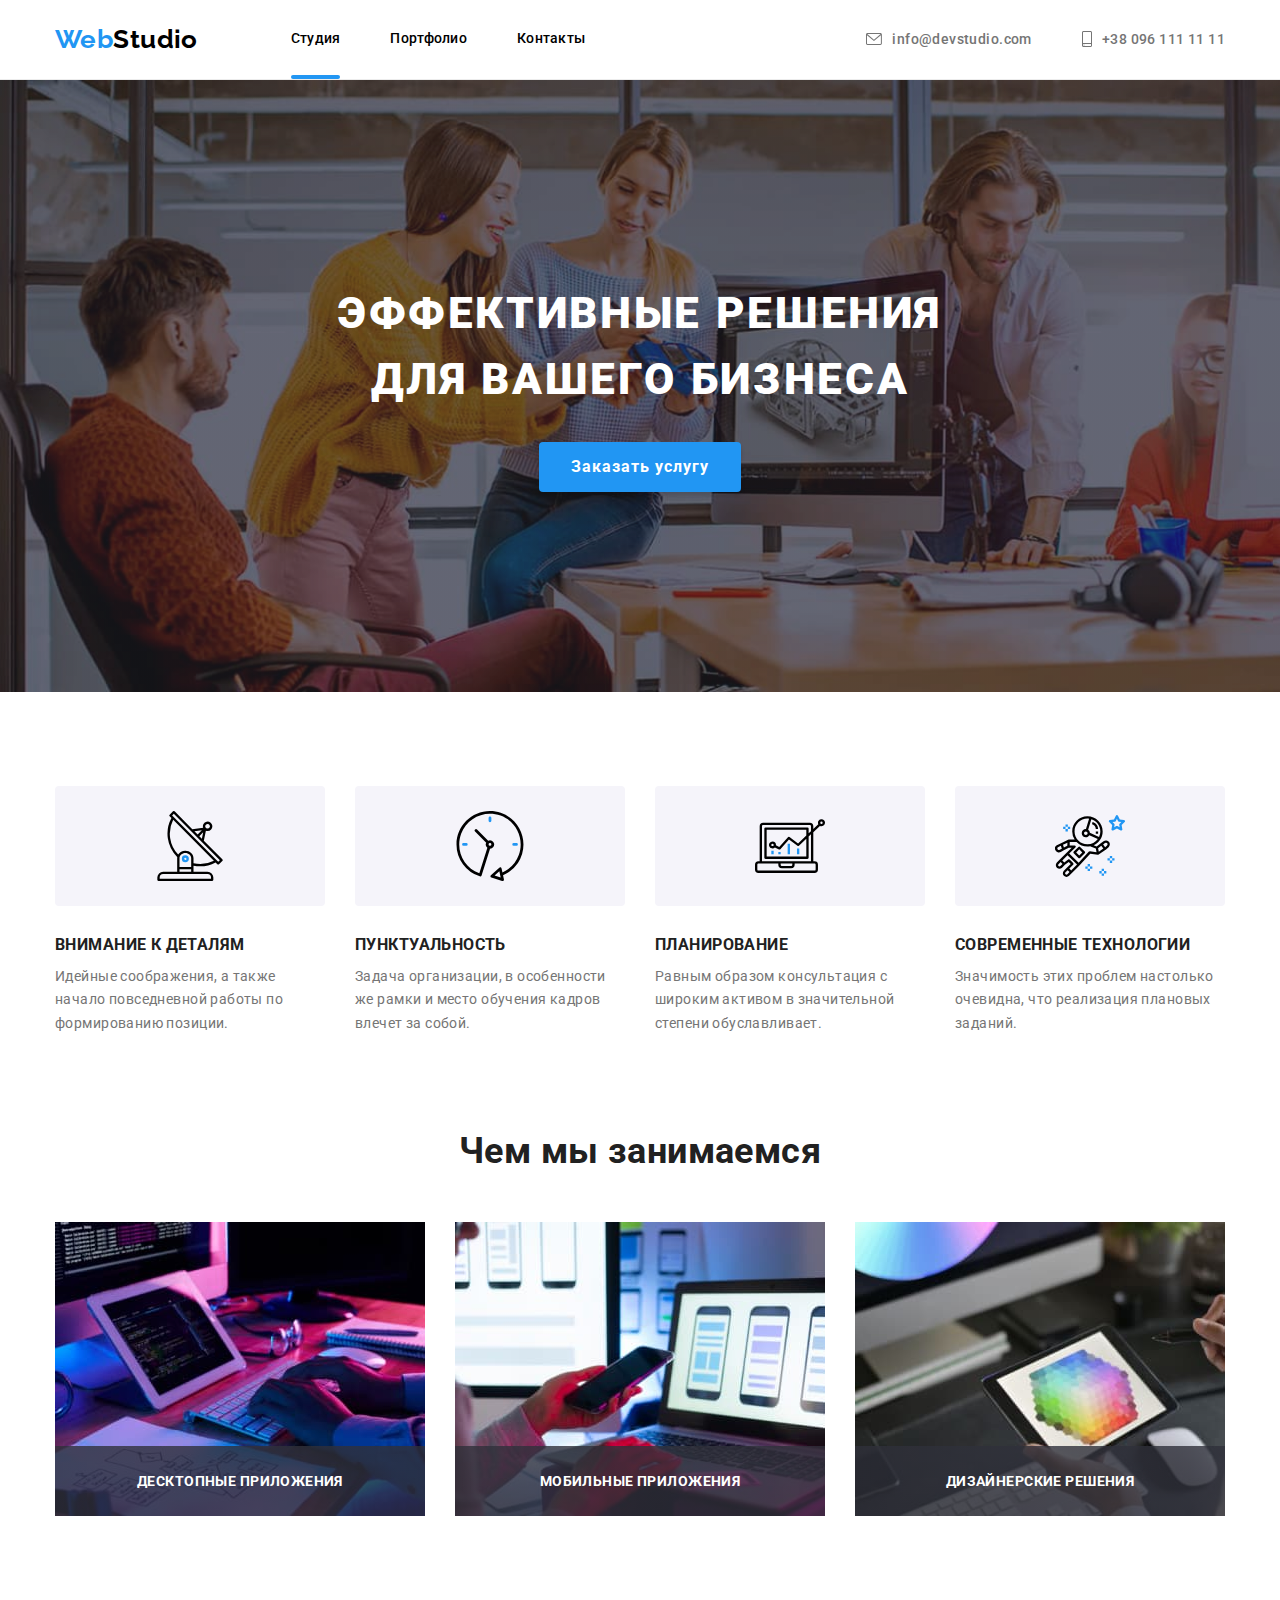
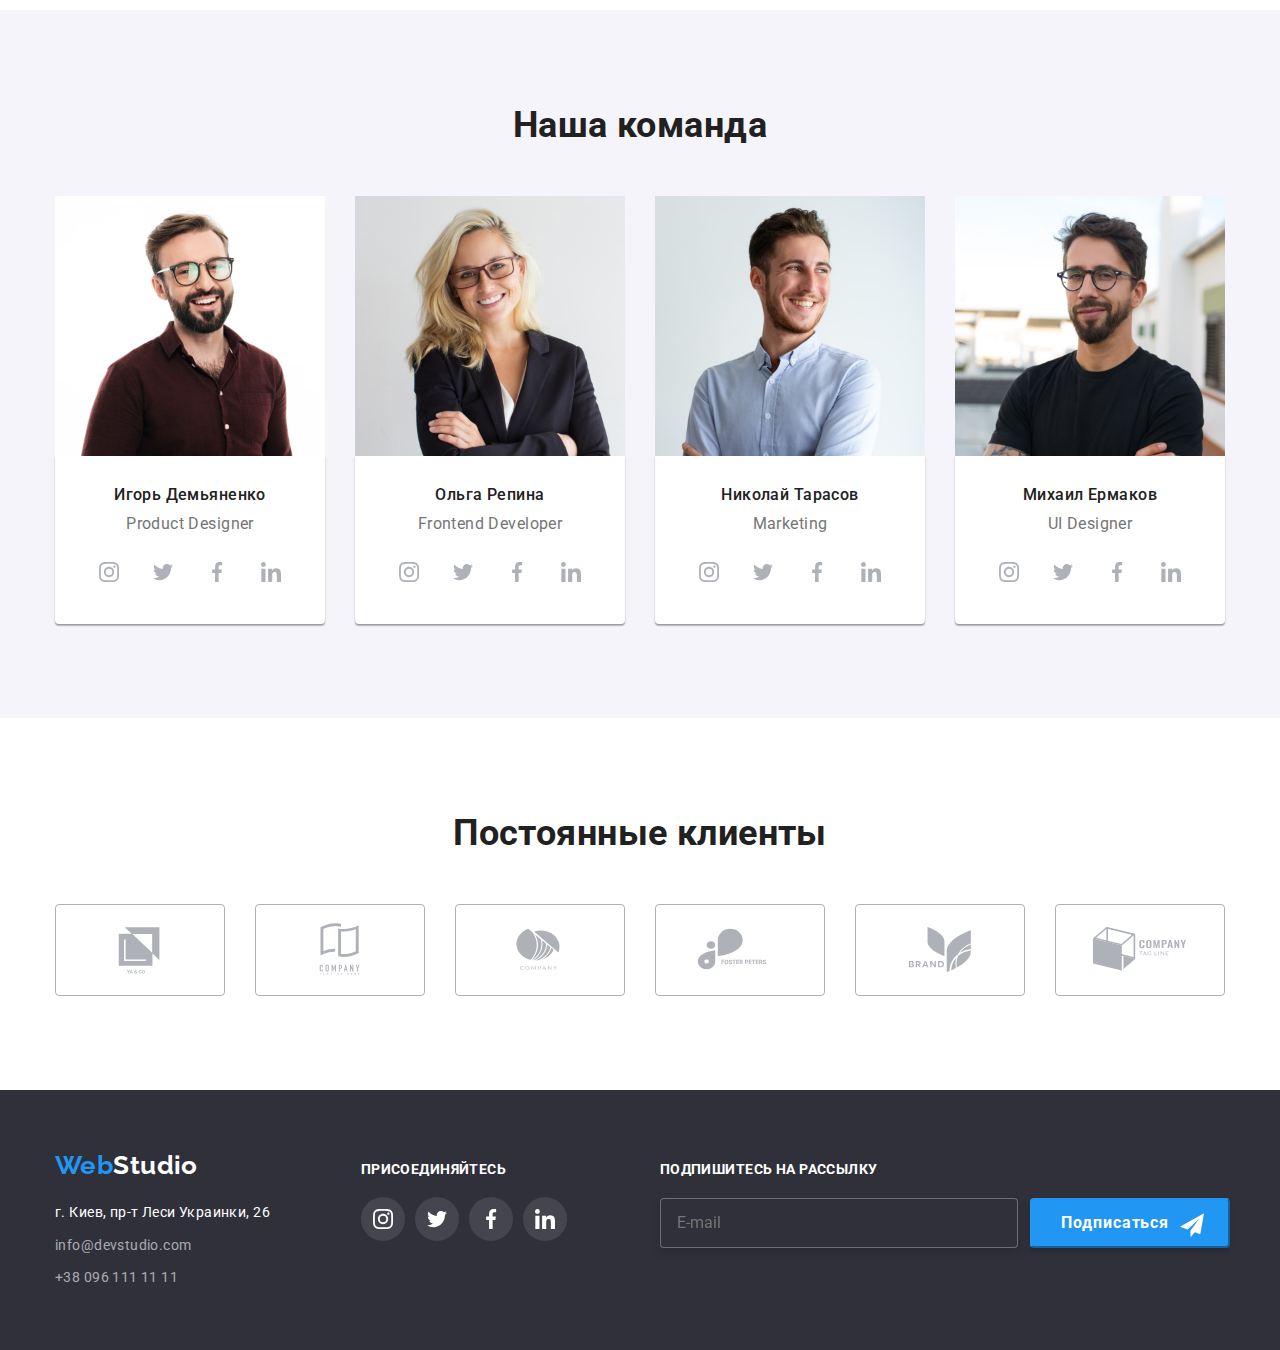
<file: index.html>
<!DOCTYPE html>
<html lang="ru">
  <head>
    <meta http-equiv="X-UA-Compatible" content="IE=Edge" />
    <meta charset="UTF-8" />
    <meta name="viewport" content="width=device-width, initial-scale=1.0" />
    <title class="main-title">WebStudio</title>
    <link rel="preconnect" href="https://fonts.googleapis.com" />
    <link rel="preconnect" href="https://fonts.gstatic.com" crossorigin />
    <link
      href="https://fonts.googleapis.com/css2?family=Raleway:wght@700&family=Roboto:wght@400;500;700;900&display=swap"
      rel="stylesheet"
    />
    <link
      rel="stylesheet"
      href="https://cdn.jsdelivr.net/npm/modern-normalize@1.1.0/modern-normalize.min.css"
    />
    <link rel="stylesheet" href="./css/main.min.css" />
  </head>

  <body>
    <!--  header -->
    <header class="page-header">
      <div class="container page-header-container">
        <nav class="page-nav">
          <a class="link logo" lang="en" href="/index.html"
            ><span class="logo__label">Web</span>Studio</a
          >
          <ul class="menu list">
            <li class="menu__item">
              <a class="link menu__link current" href="index.html">Студия</a>
            </li>
            <li class="menu__item">
              <a class="link menu__link" href="portfolio.html">Портфолио</a>
            </li>
            <li class="menu__item">
              <a class="link menu__link" href="#contact">Контакты</a>
            </li>
          </ul>
        </nav>
        <ul class="list header-list-contact">
          <li class="email-contact header-list-item">
            <a lang="en" class="link menu-email" href="mailto:info@devstudio.com">
              <svg class="icon-header-email" width="16" height="12">
                <use href="./images/sprit.svg#icon-envelope-hover"></use>
              </svg>
              info@devstudio.com</a
            >
          </li>
          <li class="phone-contact header-list-item">
            <a class="link menu-phone" href="tel:+380961111111">
              <svg class="icon-header-phone" width="10" height="16">
                <use href="./images/sprit.svg#icon-smartphone"></use>
              </svg>
              +38 096 111 11 11</a
            >
          </li>
        </ul>
      </div>
    </header>
    <!-- /header -->
    <!-- hero -->
    <main>
      <section class="hero">
        <div class="hero__menu container">
          <h1 class="hero__title">Эффективные решения для вашего бизнеса</h1>
          <button class="hero__btn" type="button" data-modal-open>Заказать услугу</button>
        </div>
      </section>
      <section class="section-item about-section">
        <div class="about-section-container container">
          <h2 hidden class="section-description">наши особенности</h2>
          <ul class="list about-list">
            <li class="list-item about-list-item">
              <div class="icon-about-list">
                <svg class="icon-about-antenna icon-about-item" width="70" height="70">
                  <use href="./images/sprit.svg#icon-antenna-1"></use>
                </svg>
              </div>
              <h3 class="list-subtitle">Внимание к деталям</h3>
              <p class="list-description">
                Идейные соображения, а также начало повседневной работы по формированию позиции.
              </p>
            </li>
            <li class="list-item about-list-item">
              <div class="icon-about-list">
                <svg class="icon-about-clock icon-about-item" width="70" height="70">
                  <use href="./images/sprit.svg#icon-clock-1"></use>
                </svg>
              </div>
              <h3 class="list-subtitle">Пунктуальность</h3>
              <p class="list-description">
                Задача организации, в особенности же рамки и место обучения кадров влечет за собой.
              </p>
            </li>
            <li class="list-item about-list-item">
              <div class="icon-about-list">
                <svg class="icon-about-diagram icon-about-item" width="70" height="70">
                  <use href="./images/sprit.svg#icon-diagram-1"></use>
                </svg>
              </div>
              <h3 class="list-subtitle">Планирование</h3>
              <p class="list-description">
                Равным образом консультация с широким активом в значительной степени обуславливает.
              </p>
            </li>
            <li class="list-item about-list-item">
              <div class="icon-about-list">
                <svg class="icon-about-astronaut icon-about-item" width="70" height="70">
                  <use href="./images/sprit.svg#icon-astronaut-1"></use>
                </svg>
              </div>
              <h3 class="list-subtitle">Современные технологии</h3>
              <p class="list-description">
                Значимость этих проблем настолько очевидна, что реализация плановых заданий.
              </p>
            </li>
          </ul>
        </div>
      </section>
      <section class="section-item we-do-section">
        <div class="we-do-menu container">
          <h2 class="section-subtitle we-do-substitle">Чем мы занимаемся</h2>
          <ul class="list we-do-list">
            <li class="we-do-item">
              <img
                src="./images/activities/job1.jpg"
                alt="Десктопные приложения"
                width="370"
                height="294"
              />
              <div class="box-absolute">
                <p class="text-h2">Десктопные приложения</p>
              </div>
            </li>
            <li class="we-do-item">
              <img
                src="./images/activities/job2.jpg"
                alt="Мобильные приложения"
                width="370"
                height="294"
              />
              <div class="box-absolute">
                <p class="text-h2">Мобильные приложения</p>
              </div>
            </li>
            <li class="we-do-item">
              <img
                src="./images/activities/job3.jpg"
                alt="Дизайнерские решения"
                width="370"
                height="294"
              />
              <div class="box-absolute">
                <p class="text-h2">Дизайнерские решения</p>
              </div>
            </li>
          </ul>
        </div>
      </section>
      <section class="section-item team-section">
        <div class="team-section-container container">
          <h2 class="section-subtitle team-subtitle">Наша команда</h2>
          <ul class="list team-list">
            <li class="team-item">
              <img
                class="team-img"
                src="./images/team/igor_demyanenko.jpg"
                alt="Игорь Демьяненко"
                width="270"
                height="260"
              />
              <div class="team-description">
                <h3 class="worker-name first-worker-name">Игорь Демьяненко</h3>
                <p class="job-name first-job-name" lang="en">Product Designer</p>
                <ul class="social-menu-list list">
                  <li class="social-menu-item">
                    <a href="https://www.instagram.com/" class="social-menu-link">
                      <svg class="social-menu-icon" width="20" height="20">
                        <use href="./images/sprit.svg#icon-instagram"></use>
                      </svg>
                    </a>
                  </li>
                  <li class="social-menu-item">
                    <a href="https://twitter.com/" class="social-menu-link">
                      <svg class="social-menu-icon" width="20" height="20">
                        <use href="./images/sprit.svg#icon-twitter"></use>
                      </svg>
                    </a>
                  </li>
                  <li class="social-menu-item">
                    <a href="https://facebook.com/" class="social-menu-link">
                      <svg class="social-menu-icon" width="20" height="20">
                        <use href="./images/sprit.svg#icon-facebook"></use>
                      </svg>
                    </a>
                  </li>
                  <li class="social-menu-item">
                    <a href="https://www.linkedin.com/" class="social-menu-link">
                      <svg class="social-menu-icon" width="20" height="20">
                        <use href="./images/sprit.svg#icon-linkedin"></use>
                      </svg>
                    </a>
                  </li>
                </ul>
              </div>
            </li>
            <li class="team-item">
              <img
                class="team-img"
                src="./images/team/olga_repina.jpg"
                alt="Ольга Репина"
                width="270"
                height="260"
              />
              <div class="team-description">
                <h3 class="worker-name second-worker-name">Ольга Репина</h3>
                <p class="job-name second-job-name" lang="en">Frontend Developer</p>
                <ul class="social-menu-list list">
                  <li class="social-menu-item">
                    <a href="https://www.instagram.com/" class="social-menu-link">
                      <svg class="social-menu-icon" width="20" height="20">
                        <use href="./images/sprit.svg#icon-instagram"></use>
                      </svg>
                    </a>
                  </li>
                  <li class="social-menu-item">
                    <a href="https://twitter.com/" class="social-menu-link">
                      <svg class="social-menu-icon" width="20" height="20">
                        <use href="./images/sprit.svg#icon-twitter"></use>
                      </svg>
                    </a>
                  </li>
                  <li class="social-menu-item">
                    <a href="https://facebook.com/" class="social-menu-link">
                      <svg class="social-menu-icon" width="20" height="20">
                        <use href="./images/sprit.svg#icon-facebook"></use>
                      </svg>
                    </a>
                  </li>
                  <li class="social-menu-item">
                    <a href="https://www.linkedin.com/" class="social-menu-link">
                      <svg class="social-menu-icon" width="20" height="20">
                        <use href="./images/sprit.svg#icon-linkedin"></use>
                      </svg>
                    </a>
                  </li>
                </ul>
              </div>
            </li>
            <li class="team-item">
              <img
                class="team-img"
                src="./images/team/nikolai_tarasov.jpg"
                alt="Николай Тарасов"
                width="270"
                height="260"
              />
              <div class="team-description">
                <h3 class="worker-name third-worker-name">Николай Тарасов</h3>
                <p class="job-name third-job-name" lang="en">Marketing</p>
                <ul class="social-menu-list list">
                  <li class="social-menu-item">
                    <a href="https://www.instagram.com/" class="social-menu-link">
                      <svg class="social-menu-icon" width="20" height="20">
                        <use href="./images/sprit.svg#icon-instagram"></use>
                      </svg>
                    </a>
                  </li>
                  <li class="social-menu-item">
                    <a href="https://twitter.com/" class="social-menu-link">
                      <svg class="social-menu-icon" width="20" height="20">
                        <use href="./images/sprit.svg#icon-twitter"></use>
                      </svg>
                    </a>
                  </li>
                  <li class="social-menu-item">
                    <a href="https://facebook.com/" class="social-menu-link">
                      <svg class="social-menu-icon" width="20" height="20">
                        <use href="./images/sprit.svg#icon-facebook"></use>
                      </svg>
                    </a>
                  </li>
                  <li class="social-menu-item">
                    <a href="https://www.linkedin.com/" class="social-menu-link">
                      <svg class="social-menu-icon" width="20" height="20">
                        <use href="./images/sprit.svg#icon-linkedin"></use>
                      </svg>
                    </a>
                  </li>
                </ul>
              </div>
            </li>
            <li class="team-item">
              <img
                class="team-img"
                src="./images/team/michail_ermakov.jpg"
                alt="Михаил Ермаков"
                width="270"
                height="260"
              />
              <div class="team-description">
                <h3 class="worker-name fourth-worker-name">Михаил Ермаков</h3>
                <p class="job-name fourth-job-name" lang="en">UI Designer</p>
                <ul class="social-menu-list list">
                  <li class="social-menu-item">
                    <a href="https://www.instagram.com/" class="social-menu-link">
                      <svg class="social-menu-icon" width="20" height="20">
                        <use href="./images/sprit.svg#icon-instagram"></use>
                      </svg>
                    </a>
                  </li>
                  <li class="social-menu-item">
                    <a href="https://twitter.com/" class="social-menu-link">
                      <svg class="social-menu-icon" width="20" height="20">
                        <use href="./images/sprit.svg#icon-twitter"></use>
                      </svg>
                    </a>
                  </li>
                  <li class="social-menu-item">
                    <a href="https://facebook.com/" class="social-menu-link">
                      <svg class="social-menu-icon" width="20" height="20">
                        <use href="./images/sprit.svg#icon-facebook"></use>
                      </svg>
                    </a>
                  </li>
                  <li class="social-menu-item">
                    <a href="https://www.linkedin.com/" class="social-menu-link">
                      <svg class="social-menu-icon" width="20" height="20">
                        <use href="./images/sprit.svg#icon-linkedin"></use>
                      </svg>
                    </a>
                  </li>
                </ul>
              </div>
            </li>
          </ul>
        </div>
      </section>
      <section class="section-item clients-list-section">
        <div class="client-section-container container">
          <h2 class="section-subtitle clients-subtitle">Постоянные клиенты</h2>
          <ul class="clients-menu list">
            <li class="clients-menu-item">
              <a href="" class="link-company-site"
                ><svg class="clients-menu-icon" width="106" height="60">
                  <use href="./images/sprit.svg#icon-company-1"></use>
                </svg>
              </a>
            </li>
            <li class="clients-menu-item">
              <a href="" class="link-company-site">
                <svg class="clients-menu-icon" width="106" height="60">
                  <use href="./images/sprit.svg#icon-company-2"></use>
                </svg>
              </a>
            </li>
            <li class="clients-menu-item">
              <a href="" class="link-company-site">
                <svg class="clients-menu-icon" width="106" height="60">
                  <use href="./images/sprit.svg#icon-company-3"></use>
                </svg>
              </a>
            </li>
            <li class="clients-menu-item">
              <a href="" class="link-company-site">
                <svg class="clients-menu-icon" width="106" height="60">
                  <use href="./images/sprit.svg#icon-company-4"></use>
                </svg>
              </a>
            </li>
            <li class="clients-menu-item">
              <a href="" class="link-company-site">
                <svg class="clients-menu-icon" width="106" height="60">
                  <use href="./images/sprit.svg#icon-company-5"></use>
                </svg>
              </a>
            </li>
            <li class="clients-menu-item">
              <a href="" class="link-company-site">
                <svg class="clients-menu-icon" width="106" height="60">
                  <use href="./images/sprit.svg#icon-company-6"></use>
                </svg>
              </a>
            </li>
          </ul>
        </div>
      </section>
    </main>
    <!-- /hero -->
    <!-- footer -->
    <footer class="page-footer">
      <div class="container footer-container">
        <div class="content-footer">
          <a class="link logo footer-logo" lang="en" href="/index.html"
            ><span class="logo__label">Web</span><span class="lastsub-logo">Studio</span></a
          >
          <address class="address-main">
            <ul class="list address-list">
              <li class="address-item">
                <a
                  class="link address-map"
                  href="https://goo.gl/maps/YHyirpQz4yApYQfTA"
                  target="_blank"
                  rel="noopener noreferrer"
                  >г. Киев, пр-т Леси Украинки, 26</a
                >
              </li>
              <li class="address-item">
                <a class="link address-mail" lang="en" href="mailto:info@devstudio.com"
                  >info@devstudio.com</a
                >
              </li>
              <li class="address-item">
                <a class="link address-phone" href="tel:+380961111111">+38 096 111 11 11</a>
              </li>
            </ul>
          </address>
        </div>
        <div class="footer-content-item">
          <h2 class="section-description footer-section-description">присоединяйтесь</h2>
          <ul class="social-footer-list list">
            <li class="social-footer-item">
              <a href="https://www.instagram.com/" class="social-menu-link footer-social-link">
                <svg class="social-menu-icon" width="20" height="20">
                  <use href="./images/sprit.svg#icon-instagram-footer"></use>
                </svg>
              </a>
            </li>
            <li class="social-footer-item">
              <a href="https://twitter.com/" class="social-menu-link footer-social-link">
                <svg class="social-menu-icon" width="20" height="20">
                  <use href="./images/sprit.svg#icon-twitter-footer"></use>
                </svg>
              </a>
            </li>
            <li class="social-footer-item">
              <a href="https://facebook.com/" class="social-menu-link footer-social-link">
                <svg class="social-menu-icon" width="20" height="20">
                  <use href="./images/sprit.svg#icon-facebook-footer"></use>
                </svg>
              </a>
            </li>
            <li class="social-footer-item">
              <a href="https://www.linkedin.com/" class="social-menu-link footer-social-link">
                <svg class="social-menu-icon" width="20" height="20">
                  <use href="./images/sprit.svg#icon-linkedin-footer"></use>
                </svg>
              </a>
            </li>
          </ul>
        </div>
        <div class="footer-content-message">
          <p class="footer-message-head">Подпишитесь на рассылку</p>
          <div class="form-button">
            <label for="user_email_footer" class="user-email-label">
              <input
                id="user_email_footer"
                type="email"
                name="user-email"
                placeholder="E-mail"
                class="user-email-input"
              />
            </label>
            <button type="submit" class="telegram-sub-btn">
              Подписаться<svg class="telegram-svg-icon" width="24px" height="24px">
                <use href="./images/sprit.svg#icon-telegram"></use>
              </svg>
            </button>
          </div>
        </div>
      </div>
    </footer>
    <!-- /footer -->

    <!-- modal window -->
    <div class="backdrop is-hidden" data-modal>
      <div class="modal">
        <button type="button" class="modal-close-btn" data-modal-close>
          <svg class="modal-close-icon" width="11px" height="11px">
            <use href="./images/sprit.svg#icon-close-modal"></use>
          </svg>
        </button>
        <form class="modal-form">
          <b class="form-desc">Оставьте свои данные, мы вам перезвоним</b>
          <label class="modal-form-field">
            <span class="modal-form-input-desc"> Имя </span>
            <span class="modal-form-input-wrap">
              <input
                type="text"
                name="user-name"
                class="modal-form-input"
                pattern="^[a-zA-Zа-яА-Я ]+$"
                minlength="2"
                title="John or John Smith"
              />
              <svg class="modal-form-input-icon" width="12px" height="12px">
                <use href="./images/sprit.svg#icon-person"></use>
              </svg>
            </span>
          </label>
          <label class="modal-form-field">
            <span class="modal-form-input-desc"> Телефон </span>
            <span class="modal-form-input-wrap">
              <input
                type="tel"
                name="user-phone"
                class="modal-form-input"
                pattern="[0-9]{3}-[0-9]{3}-[0-9]{2}-[0-9]{2}"
                title="xxx-xxx-xx-xx"
              />
              <svg class="modal-form-input-icon" width="13px" height="13px">
                <use href="./images/sprit.svg#icon-phone"></use>
              </svg>
            </span>
          </label>
          <label for="user_email" class="modal-form-field">
            <span class="modal-form-input-desc"> Почта </span>
            <span class="modal-form-input-wrap">
              <input type="email" name="user-email" id="user_email" class="modal-form-input" />
              <svg class="modal-form-input-icon" width="15px" height="12px">
                <use href="./images/sprit.svg#icon-email"></use>
              </svg>
            </span>
          </label>
          <label class="modal-form-field">
            <span class="modal-form-input-desc"> Комментарий </span>
            <textarea
              name="user-message"
              placeholder="Введите текст"
              class="modal-form-message"
            ></textarea>
          </label>
          <input
            id="user-policy"
            type="checkbox"
            name="user_policy"
            class="modal-form-check visually-hidden"
          />
          <label for="user-policy" class="modal-form-desc"
            >Соглашаюсь с рассылкой и принимаю &nbsp;<a class="privacy-doc" href=""
              >Условия договора</a
            ></label
          >
          <button class="modal-button-submit" type="submit">Отправить</button>
        </form>
      </div>
    </div>
    <!--  /modal window -->

    <!-- script modal window -->
    <script src="./js/modal.js"></script>
    <!-- /script modal window -->
  </body>
</html>
</file>
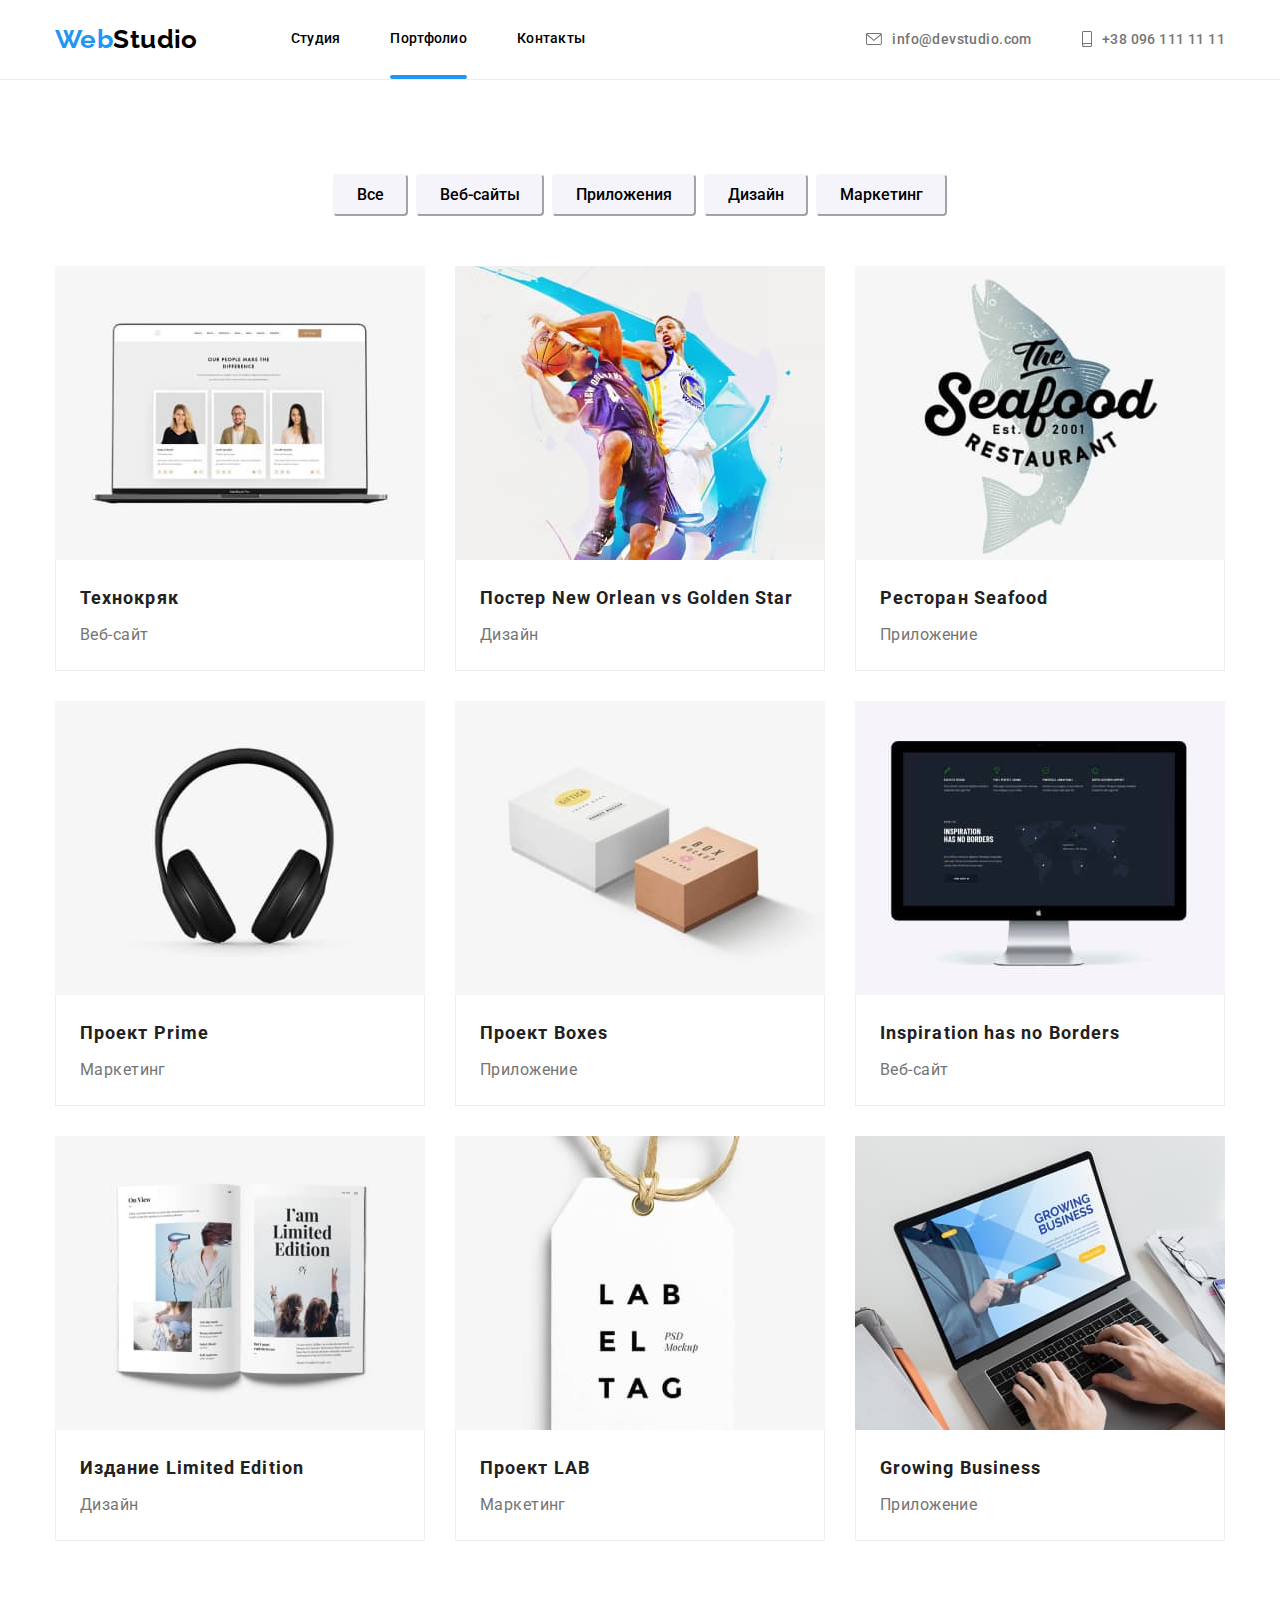
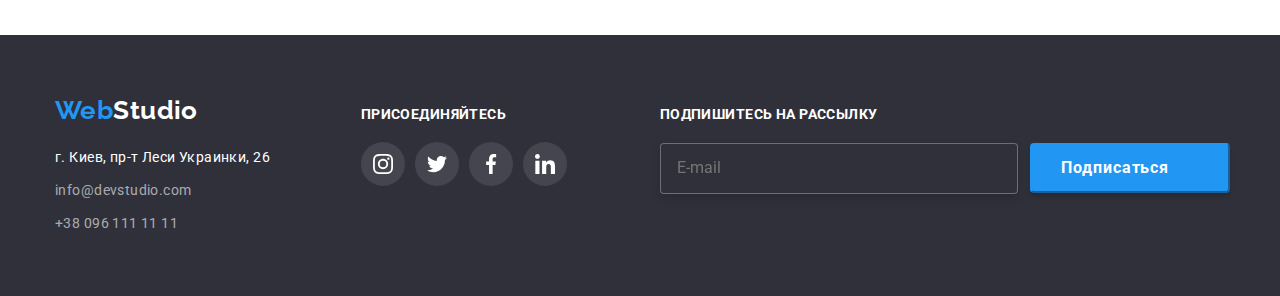
<file: portfolio.html>
<!DOCTYPE html>
<html lang="ru">
  <head>
    <meta http-equiv="X-UA-Compatible" content="IE=Edge" />
    <meta charset="UTF-8" />
    <meta name="viewport" content="width=device-width, initial-scale=1.0" />
    <title class="page-title">Портфолио</title>
    <link rel="preconnect" href="https://fonts.googleapis.com" />
    <link rel="preconnect" href="https://fonts.gstatic.com" crossorigin />
    <link
      href="https://fonts.googleapis.com/css2?family=Raleway:wght@700&family=Roboto:wght@400;500;700;900&display=swap"
      rel="stylesheet"
    />
    <link
      rel="stylesheet"
      href="https://cdn.jsdelivr.net/npm/modern-normalize@1.1.0/modern-normalize.min.css"
    />
    <link rel="stylesheet" href="./css/main.min.css" />
  </head>
  <body>
    <!--  header -->
    <header class="page-header">
      <div class="container page-header-container">
        <nav class="page-nav">
          <a class="link logo" lang="en" href="/index.html"
            ><span class="logo__label">Web</span>Studio</a
          >
          <ul class="menu list">
            <li class="menu__item">
              <a class="link menu__link" href="index.html">Студия</a>
            </li>
            <li class="menu__item">
              <a class="link menu__link current" href="portfolio.html">Портфолио</a>
            </li>
            <li class="menu__item">
              <a class="link menu__link" href="#contact">Контакты</a>
            </li>
          </ul>
        </nav>
        <ul class="list header-list-contact">
          <li class="email-contact header-list-item">
            <a lang="en" class="link menu-email" href="mailto:info@devstudio.com">
              <svg class="icon-header-email" width="16" height="12">
                <use href="./images/sprit.svg#icon-envelope-hover"></use>
              </svg>
              info@devstudio.com</a
            >
          </li>
          <li class="phone-contact header-list-item">
            <a class="link menu-phone" href="tel:+380961111111">
              <svg class="icon-header-phone" width="10" height="16">
                <use href="./images/sprit.svg#icon-smartphone"></use>
              </svg>
              +38 096 111 11 11</a
            >
          </li>
        </ul>
      </div>
    </header>
    <!-- /header -->

    <!-- hero -->
    <main">
      <section class="portfolio-main-section">
        <div class="container">
          <h1 hidden class="portfolio-title">Страница Портфолио</h1>
          <ul class="list nav-portfolio-menu">
            <li class="list-item btn-list">
              <button type="button" class="link nav-btn sellect-all">Все</button>
            </li>
            <li class="list-item btn-list">
              <button type="button" class="link nav-btn sellect-website">Веб-сайты</button>
            </li>
            <li class="list-item btn-list">
              <button type="button" class="link nav-btn sellect-app">Приложения</button>
            </li>
            <li class="list-item btn-list">
              <button type="button" class="link nav-btn sellect-design">Дизайн</button>
            </li>
            <li class="list-item btn-list">
              <button type="button" class="link nav-btn sellect-marketing">Маркетинг</button>
            </li>
          </ul>
          <ul class="list list-project">
            <li class="project-item">
              <a href="#" class="project-list-link">
                <div class="project-item-container">
                  <img
                    class="project-img"
                    src="./images/portfolio/website.jpg"
                    alt="Технокряк Веб-сайт"
                    width="370"
                    height="294"
                  />
                  <p class="overlay">
                    Ресурс предлагает комплексные предложения с разным уровнем функционала и
                    сервисов. Все это позволит посетителю получить исчерпывающие сведения о компании
                    или частном лице.
                  </p>
                </div>
                <div class="block-description">
                  <h2 class="project-title">Технокряк</h2>
                  <p class="project-type">Веб-сайт</p>
                </div>
              </a>
            </li>
            <li class="project-item">
              <a href="#" class="project-list-link">
                <div class="project-item-container">
                  <img
                    class="project-img"
                    src="./images/portfolio/design.jpg"
                    alt="Постер New Orlean vs Golden Star"
                    width="370"
                    height="294"
                  />

                  <p class="overlay">
                    Ресурс предлагает комплексные предложения с разным уровнем функционала и
                    сервисов. Все это позволит посетителю получить исчерпывающие сведения о компании
                    или частном лице.
                  </p>
                </div>
                <div class="block-description">
                  <h2 class="project-title" lang="en-ru">Постер New Orlean vs Golden Star</h2>
                  <p class="project-type">Дизайн</p>
                </div>
              </a>
            </li>
            <li class="project-item">
              <a href="#" class="project-list-link">
                <div class="project-item-container">
                  <img
                    class="project-img"
                    src="./images/portfolio/app.jpg"
                    alt="Приложение Ресторан Seafood"
                    width="370"
                    height="294"
                  />
                  <p class="overlay">
                    Ресурс предлагает комплексные предложения с разным уровнем функционала и
                    сервисов. Все это позволит посетителю получить исчерпывающие сведения о компании
                    или частном лице.
                  </p>
                </div>
                <div class="block-description">
                  <h2 class="project-title" lang="en-ru">Ресторан Seafood</h2>
                  <p class="project-type">Приложение</p>
                </div>
              </a>
            </li>
            <li class="project-item">
              <a href="#" class="project-list-link">
                <div class="project-item-container">
                  <img
                    class="project-img"
                    src="./images/portfolio/marketing.jpg"
                    alt="НАушник Prime"
                    width="370"
                    height="294"
                  />
                  <p class="overlay">
                    Ресурс предлагает комплексные предложения с разным уровнем функционала и
                    сервисов. Все это позволит посетителю получить исчерпывающие сведения о компании
                    или частном лице.
                  </p>
                </div>
                <div class="block-description">
                  <h2 class="project-title" lang="en-ru">Проект Prime</h2>
                  <p class="project-type">Маркетинг</p>
                </div>
              </a>
            </li>
            <li class="project-item">
              <a href="#" class="project-list-link">
                <div class="project-item-container">
                  <img
                    class="project-img"
                    src="./images/portfolio/applications.jpg"
                    alt="Приложение Boxes"
                    width="370"
                    height="294"
                  />
                  <p class="overlay">
                    Ресурс предлагает комплексные предложения с разным уровнем функционала и
                    сервисов. Все это позволит посетителю получить исчерпывающие сведения о компании
                    или частном лице.
                  </p>
                </div>
                <div class="block-description">
                  <h2 class="project-title" lang="en-ru">Проект Boxes</h2>
                  <p class="project-type">Приложение</p>
                </div>
              </a>
            </li>
            <li class="project-item">
              <a href="#" class="project-list-link">
                <div class="project-item-container">
                  <img
                    class="project-img"
                    src="./images/portfolio/proweb.jpg"
                    alt="Веб-сайт Inspiration has no Borders"
                    width="370"
                    height="294"
                  />
                  <p class="overlay">
                    Ресурс предлагает комплексные предложения с разным уровнем функционала и
                    сервисов. Все это позволит посетителю получить исчерпывающие сведения о компании
                    или частном лице.
                  </p>
                </div>
                <div class="block-description">
                  <h2 class="project-title" lang="en">Inspiration has no Borders</h2>
                  <p class="project-type">Веб-сайт</p>
                </div>
              </a>
            </li>
            <li class="project-item">
              <a href="#" class="project-list-link">
                <div class="project-item-container">
                  <img
                    class="project-img"
                    src="./images/portfolio/designbook.jpg"
                    alt="Издание Limited Edition"
                    width="370"
                    height="294"
                  />
                  <p class="overlay">
                    Ресурс предлагает комплексные предложения с разным уровнем функционала и
                    сервисов. Все это позволит посетителю получить исчерпывающие сведения о компании
                    или частном лице.
                  </p>
                </div>
                <div class="block-description">
                  <h2 class="project-title" lang="en-ru">Издание Limited Edition</h2>
                  <p class="project-type">Дизайн</p>
                </div>
              </a>
            </li>
            <li class="project-item">
              <a href="#" class="project-list-link">
                <div class="project-item-container">
                  <img
                    class="project-img"
                    src="./images/portfolio/projectlab.jpg"
                    alt="Проект LAB"
                    width="370"
                    height="294"
                  />
                  <p class="overlay">
                    Ресурс предлагает комплексные предложения с разным уровнем функционала и
                    сервисов. Все это позволит посетителю получить исчерпывающие сведения о компании
                    или частном лице.
                  </p>
                </div>
                <div class="block-description">
                  <h2 class="project-title" lang="en-ru">Проект LAB</h2>
                  <p class="project-type">Маркетинг</p>
                </div>
              </a>
            </li>
            <li class="project-item">
              <a href="#" class="project-list-link">
                <div class="project-item-container">
                  <img
                    class="project-img"
                    src="./images/portfolio/growingbusiness.jpg"
                    alt="Приложение Growing Business"
                    width="370"
                    height="294"
                  />
                  <p class="overlay">
                    Ресурс предлагает комплексные предложения с разным уровнем функционала и
                    сервисов. Все это позволит посетителю получить исчерпывающие сведения о компании
                    или частном лице.
                  </p>
                </div>
                <div class="block-description">
                  <h2 class="project-title" lang="en">Growing Business</h2>
                  <p class="project-type">Приложение</p>
                </div>
              </a>
            </li>
          </ul>
        </div>
      </section>
    </main>
    <!-- /hero -->

    <!-- footer -->
    <footer class="page-footer">
      <div class="container footer-container">
        <div class="content-footer">
          <a class="link logo footer-logo" lang="en" href="/index.html"
            ><span class="logo__label">Web</span><span class="lastsub-logo">Studio</span></a
          >
          <address class="address-main">
            <ul class="list address-list">
              <li class="address-item">
                <a
                  class="link address-map"
                  href="https://goo.gl/maps/YHyirpQz4yApYQfTA"
                  target="_blank"
                  rel="noopener noreferrer"
                  >г. Киев, пр-т Леси Украинки, 26</a
                >
              </li>
              <li class="address-item">
                <a class="link address-mail" lang="en" href="mailto:info@devstudio.com"
                  >info@devstudio.com</a
                >
              </li>
              <li class="address-item">
                <a class="link address-phone" href="tel:+380961111111">+38 096 111 11 11</a>
              </li>
            </ul>
          </address>
        </div>
        <div class="footer-content-item">
          <h2 class="section-description footer-section-description">присоединяйтесь</h2>
          <ul class="social-footer-list list">
            <li class="social-footer-item">
              <a href="https://www.instagram.com/" class="social-menu-link footer-social-link">
                <svg class="social-menu-icon" width="20" height="20">
                  <use href="./images/sprit.svg#icon-instagram-footer"></use>
                </svg>
              </a>
            </li>
            <li class="social-footer-item">
              <a href="https://twitter.com/" class="social-menu-link footer-social-link">
                <svg class="social-menu-icon" width="20" height="20">
                  <use href="./images/sprit.svg#icon-twitter-footer"></use>
                </svg>
              </a>
            </li>
            <li class="social-footer-item">
              <a href="https://facebook.com/" class="social-menu-link footer-social-link">
                <svg class="social-menu-icon" width="20" height="20">
                  <use href="./images/sprit.svg#icon-facebook-footer"></use>
                </svg>
              </a>
            </li>
            <li class="social-footer-item">
              <a href="https://www.linkedin.com/" class="social-menu-link footer-social-link">
                <svg class="social-menu-icon" width="20" height="20">
                  <use href="./images/sprit.svg#icon-linkedin-footer"></use>
                </svg>
              </a>
            </li>
          </ul>
        </div>
        <div class="footer-content-message">
          <p class="footer-message-head">Подпишитесь на рассылку</p>
          <div class="form-button">
            <label for="user_email" class="user-email-label">
              <input
                id="user_email"
                type="email"
                name="user-email"
                placeholder="E-mail"
                class="user-email-input"
              />
            </label>
            <div class="button-submit-email">
              <button type="submit" class="telegram-sub-btn">Подписаться</button>
              <svg class="telegram-svg-icon" width="24px" height="24px">
                <use href="./images/sprit.svg#icon-telegram"></use>
              </svg>
            </div>
          </div>
        </div>
      </div>
    </footer>
    <!-- /footer -->
  </body>
</html>
</file>
<file: css/main.min.css>
:root{--primary-font: "Roboto", sans-serif;--secondary-font: "Raleway", sans-serif;--desc-color: #757575;--accent-color: #2196F3;--transition: 250ms cubic-bezier(0.4, 0, 0.2, 1)}.visually-hidden{position:absolute;width:1px;height:1px;margin:-1px;padding:0;overflow:hidden;border:0;clip:rect(0 0 0 0)}.list{list-style:none}.link{text-decoration:none;color:#000}h1,h2,h3,h4,p{margin-top:0;margin-bottom:0}ul,ol{margin-top:0;margin-bottom:0;padding-left:0}img{display:block}button{cursor:pointer}body{font-family:var(--primary-font);font-weight:400;font-size:14px;letter-spacing:.03em}.container{width:1200px;margin-left:auto;margin-right:auto;padding-left:15px;padding-right:15px}.portfolio-main-section{padding-top:94px;padding-bottom:94px}.hero__btn{font-family:inherit;font-weight:700;font-size:16px;line-height:1.88;letter-spacing:.06em;color:#fff;background-color:var(--accent-color);cursor:pointer}.hero__btn:hover,.hero__btn:focus{color:#fff;background-color:var(--accent-color)}.hero__btn{min-width:200px;min-height:50px;box-shadow:0px 4px 4px rgba(0,0,0,.15);border-radius:4px;border:inherit;align-items:center;text-align:center;margin-left:auto;display:block;margin-right:auto;padding-top:10px;padding-left:32px;padding-bottom:10px;padding-right:32px;transition:background-color var(--transition)}.social-menu-list{display:flex;margin-top:16px;justify-content:center;gap:10px}.social-menu-link{display:flex;justify-content:center;align-items:center;width:44px;height:44px;background-color:inherit;border-radius:50%;transition:background-color var(--transition)}.social-menu-link:hover,.social-menu-link:focus{background-color:var(--accent-color)}.social-menu-link:hover .social-menu-icon,.social-menu-link:focus .social-menu-icon{fill:#fff}.social-menu-icon{fill:#afb1b8;transition:fill var(--transition)}.logo{font-family:var(--secondary-font);font-weight:700;font-size:26px;line-height:1.19;margin-right:93px}.logo__label{color:#2196f3}.backdrop{position:fixed;top:0;left:0;z-index:1000;width:100%;height:100%;background-color:rgba(0,0,0,.2);transition:opacity var(--transition),visibility var(--transition)}.backdrop.is-hidden{opacity:0;visibility:hidden;pointer-events:none}.modal{position:absolute;top:50%;left:50%;transform:translate(-50%, -50%);width:528px;height:581px;background-color:#fff;padding:40px}.modal-close-btn{position:absolute;right:8px;top:8px;display:flex;justify-content:center;align-items:center;background-color:rgba(0,0,0,0);border:1px solid rgba(0,0,0,.1);width:30px;height:30px;padding:0;border-radius:50%;transition:border-color var(--transition)}.modal-close-btn:hover,.modal-close-btn:focus{border-color:var(--accent-color)}.modal-close-btn:hover .modal-close-icon,.modal-close-btn:focus .modal-close-icon{fill:var(--accent-color)}.modal-close-icon{transition:fill var(--transition)}.form-desc{font-family:var(--primary-font);font-size:20px;line-height:1.15;text-align:center;color:#212121;margin-bottom:12px}.modal-form{display:flex;flex-direction:column}.modal-form-input-wrap{display:block}.modal-form-input-desc{font-family:var(--primary-font);font-size:12px;line-height:1.17;letter-spacing:.01em;color:var(--desc-color);display:block;margin-bottom:4px}.modal-form-input{width:100%;height:40px;border:1px solid rgba(33,33,33,.2);border-radius:4px;padding-left:42px;transition:border-color var(--transition)}.modal-form-input:hover,.modal-form-input:focus{cursor:pointer;outline:none;border-color:var(--accent-color)}.modal-form-field{margin-bottom:10px}.modal-form-input-wrap{position:relative}.modal-form-input-icon{display:block;position:absolute;left:12px;top:50%;transform:translatey(-50%);transition:fill var(--transition)}.modal-form-input:hover+.modal-form-input-icon,.modal-form-input:focus+.modal-form-input-icon{fill:var(--accent-color)}.modal-form-message{resize:none;width:100%;height:120px;padding:12px 16px;border:1px solid rgba(33,33,33,.2);border-radius:4px;transition:border-color var(--transition)}.modal-form-message:hover,.modal-form-message:focus{border-color:var(--accent-color);outline:none}.modal-form-message::placeholder{color:rgba(117,117,117,.5);line-height:1.14;letter-spacing:.01em;font-family:var(--primary-font)}.modal-form-desc{font-family:var(--primary-font);line-height:1.71;color:var(--desc-color);display:flex;align-items:center}.modal-form-desc::before{content:"";display:block;width:16px;height:15px;cursor:pointer;border:1px solid #212121;border-radius:2px;margin-right:8px}.privacy-doc{font-family:var(--primary-font);line-height:1.71}.modal-form-check:checked+.modal-form-desc::before{background-color:var(--accent-color);outline:none;border-color:var(--accent-color);background-image:url(../images/form/Vector.svg);background-repeat:no-repeat;background-position:50% 50%;background-size:11px 8px}.modal-button-submit{font-family:inherit;font-weight:700;font-size:16px;line-height:1.88;letter-spacing:.06em;color:#fff;background-color:var(--accent-color);cursor:pointer;min-width:200px;min-height:50px;border:inherit;border-radius:4px;text-align:center;align-items:center;display:block;margin-left:auto;padding-top:10px;margin-right:auto;margin-top:30px;padding-bottom:10px;padding-left:32px;transition:box-shadow var(--transition);padding-right:32px}.modal-button-submit:hover,.modal-button-submit:focus{box-shadow:0px 4px 4px rgba(0,0,0,.15)}.page-header{padding-top:24px;padding-bottom:24px;border-bottom:1px solid #ececec}.page-header-container{display:flex;align-items:center}.page-nav{display:flex}.menu{display:flex;align-items:center}.header-list-contact{display:flex}.menu__item{font-weight:500;line-height:1.14;letter-spacing:.02em;position:relative;display:block}.menu__item:not(:last-child){margin-right:50px}.menu__item .current::after,.menu__item .current::after{content:"";width:100%;height:4px;border-radius:2px;background-color:#2196f3;position:absolute;bottom:0;left:0;transform:translate(0, 800%)}.menu__link{transition:color var(--transition)}.menu__link:hover,.menu__link:focus{color:var(--accent-color)}.header-list-contact{margin-left:auto}.header-list-item:not(:last-child){margin-right:50px}.icon-header-email{fill:#757575;margin-right:10px;transition:fill var(--transition)}.menu-email{font-weight:500;color:#757575;display:flex;align-items:center;transition:color var(--transition)}.menu-email:hover,.menu-email:focus{color:var(--accent-color)}.menu-email:hover .icon-header-email,.menu-email:focus .icon-header-email{fill:currentColor}.icon-header-phone{fill:#757575;margin-right:10px;transition:color var(--transition);transition:fill var(--transition)}.menu-phone{font-weight:500;color:#757575;display:flex;align-items:center}.menu-phone:hover,.menu-phone:focus{color:var(--accent-color)}.menu-phone:hover .icon-header-phone,.menu-phone:focus .icon-header-phone{fill:currentColor}.hero{background-color:#c4c4c4;max-width:1600px;margin:0 auto;padding-top:200px;padding-bottom:200px;background-image:linear-gradient(rgba(47, 48, 58, 0.4), rgba(47, 48, 58, 0.4)),url(../images/bg/bg.jpg);background-size:cover}.hero__menu{width:1200px;padding-left:15px;padding-right:15px}.hero__title{font-weight:900;font-size:44px;line-height:1.5;letter-spacing:.06em;color:#fff;text-transform:uppercase;width:696px;margin-left:auto;margin-right:auto;margin-bottom:30px;text-align:center}.about-section{padding-top:94px;padding-bottom:94px}.about-section-container{display:flex}.about-list{display:flex}.icon-about-list{display:flex;justify-content:center;align-items:center;margin-bottom:30px;width:270px;height:120px;background-color:#f5f4fa;border-radius:4px}.icon-about-item{transition:fill var(--transition)}.icon-about-item:hover,.icon-about-item:focus{fill:var(--accent-color)}.about-list-item:not(:last-child){margin-right:30px;min-width:270px}.list-subtitle{font-weight:700;line-height:1.14;color:#212121;margin-bottom:10px;text-transform:uppercase}.list-description{line-height:1.7;color:var(--desc-color)}.we-do-section{padding-bottom:94px}.section-subtitle{font-weight:700;font-size:36px;line-height:1.17;color:#212121;margin-bottom:50px}.we-do-substitle{text-align:center}.we-do-list{display:flex;flex-wrap:wrap;gap:30px}.text-h2{font-family:var(--primary-font);font-style:normal;font-weight:700;line-height:16px;text-align:center;text-transform:uppercase;color:#fff}.we-do-item{position:relative}.box-absolute{position:absolute;background-image:linear-gradient(rgba(47, 48, 58, 0.8), rgba(47, 48, 58, 0.8));width:100%;bottom:0%;left:0%;display:flex;justify-content:center;align-items:center;height:70px}.team-section{background-color:#f5f4fa;padding-bottom:94px;padding-top:94px}.team-subtitle{text-align:center}.team-list{display:flex;gap:30px}.worker-name{font-weight:500;font-size:16px;line-height:1.17;color:#212121;text-align:center;margin-bottom:10px}.job-name{font-size:16px;line-height:1.17;color:var(--desc-color);text-align:center}.team-description{padding-top:30px;padding-bottom:30px;background-color:#fff;box-shadow:0px 1px 3px rgba(0,0,0,.12),0px 1px 1px rgba(0,0,0,.14),0px 2px 1px rgba(0,0,0,.2);border-radius:0px 0px 4px 4px}.clients-list-section{padding-top:94px;padding-bottom:94px}.clients-subtitle{text-align:center;margin-bottom:50px}.clients-menu{display:flex;gap:30px;justify-content:center}.clients-menu-item{width:170px;height:92px}.clients-menu-icon{fill:#afb1b8}.link-company-site{border:1px solid #afb1b8;border-radius:4px;display:flex;justify-content:center;align-items:center;height:100%;transition:border-color var(--transition)}.link-company-site:hover,.link-company-site:focus{border-color:var(--accent-color);cursor:pointer}.link-company-site:hover .clients-menu-icon,.link-company-site:focus .clients-menu-icon{fill:var(--accent-color)}.clients-menu-icon{transition:fill var(--transition)}.page-footer{background-color:#2f303a;padding-top:60px;padding-bottom:60px}.footer-container{display:flex;align-items:baseline}.footer-logo{display:block;margin-bottom:20px}.footer-section-description{color:#fff;align-items:center;font-size:14px;text-transform:uppercase}.footer-social-link{background:rgba(255,255,255,.1)}.footer-content-menu{display:flex}.footer-content-item{margin-left:70px}.social-footer-list{display:flex;margin-top:20px;gap:10px}.address-main{font-style:normal}.address-item:not(:last-child){margin-bottom:9px}.lastsub-logo{color:#fff}.address-map{line-height:1.7;color:#fff;transition:color var(--transition)}.address-map:hover,.address-map:focus{color:var(--accent-color)}.address-mail{line-height:1.7;color:rgba(255,255,255,.6);transition:color var(--transition)}.address-mail:hover,.address-mail:focus{color:var(--accent-color)}.address-phone{line-height:1.7;color:rgba(255,255,255,.6);transition:color var(--transition)}.address-phone:hover,.address-phone:focus{color:var(--accent-color)}.address-phone{margin-bottom:60px}.footer-content-message{margin-left:93px}.footer-message-head{font-family:var(--primary-font);font-weight:700;line-height:1.14;text-transform:uppercase;color:#fff;align-items:center}.form-button{margin-top:20px;display:flex}.user-email-label{font-family:var(--primary-font);font-size:16px;line-height:1.25;background-color:#2f303a}.user-email-input{min-width:358px;min-height:50px;padding:15px 16px;display:flex;align-items:center;color:rgba(255,255,255,.6);background-color:#2f303a;border:1px solid rgba(255,255,255,.3);filter:drop-shadow(0px 4px 4px rgba(0, 0, 0, 0.15));border-radius:4px;outline:none}.telegram-sub-btn{font-family:var(--primary-font);font-weight:700;font-size:16px;line-height:1.25;letter-spacing:.06em;cursor:pointer;display:flex;position:relative;align-items:center;min-width:200px;height:50px;padding:10px 29px;margin-left:12px;color:#fff;background-color:var(--accent-color);outline:none;border-color:var(--accent-color);box-shadow:0px 4px 4px rgba(0,0,0,.15);border-radius:4px}.telegram-svg-icon{position:absolute;top:0;right:0;transform:translate(-100%, 55%)}.nav-portfolio-menu{display:flex;margin-bottom:50px}.nav-btn{font-family:inherit;font-weight:500;font-size:16px;line-height:1.63;background-color:#f5f4fa;cursor:pointer;border-radius:4px;border-color:#f5f4fa;padding-top:6px;padding-left:22px;padding-bottom:6px;padding-right:22px;justify-content:center;border-radius:4px;transition:box-shadow var(--transition),background-color var(--transition),color var(--transition)}.nav-btn:hover,.nav-btn:focus{background-color:var(--accent-color);color:#fff;box-shadow:0px 3px 1px rgba(0,0,0,.1),0px 1px 2px rgba(0,0,0,.08),0px 2px 2px rgba(0,0,0,.12)}.nav-btn:hover,.nav-btn:focus{background-color:var(--accent-color);color:#fff}.nav-portfolio-menu{justify-content:center}.btn-list:not(:last-child){margin-right:8px}.list-project{display:flex;flex-wrap:wrap;gap:30px}.project-item-container{position:relative;overflow:hidden}.project-list-link{display:block;text-decoration:none;transition:box-shadow var(--transition),border var(--transition)}.project-list-link:hover,.project-list-link:focus{box-shadow:0px 1px 1px rgba(0,0,0,.12),0px 4px 4px rgba(0,0,0,.06),1px 4px 6px rgba(0,0,0,.16)}.project-list-link:hover .overlay,.project-list-link:focus .overlay{transform:translate(0, 0)}.overlay{font-family:var(--primary-font);font-size:18px;font-weight:1.6;color:#fff}.overlay{position:absolute;top:0;left:0;align-items:center;justify-content:center;overflow-y:scroll;transform:translate(0, 100%);transition:transform var(--transition);padding:63px 24px 63px 24px;width:100%;height:100%;background-image:linear-gradient(rgba(33, 150, 243, 0.9), rgba(33, 150, 243, 0.9))}.block-description{background-color:#fff;padding-top:20px;padding-bottom:20px;padding-right:24px;padding-left:24px;border-top:none;border-left:1px solid #eee;border-right:1px solid #eee;border-bottom:1px solid #eee}.project-title{font-weight:700;font-size:18px;line-height:2;letter-spacing:.06em;margin-bottom:4px;color:#212121}.project-type{font-family:var(--primary-font);font-size:16px;line-height:1.88;color:var(--desc-color)}.job-name{font-size:16px;color:var(--desc-color)}/*# sourceMappingURL=main.min.css.map */
</file>
